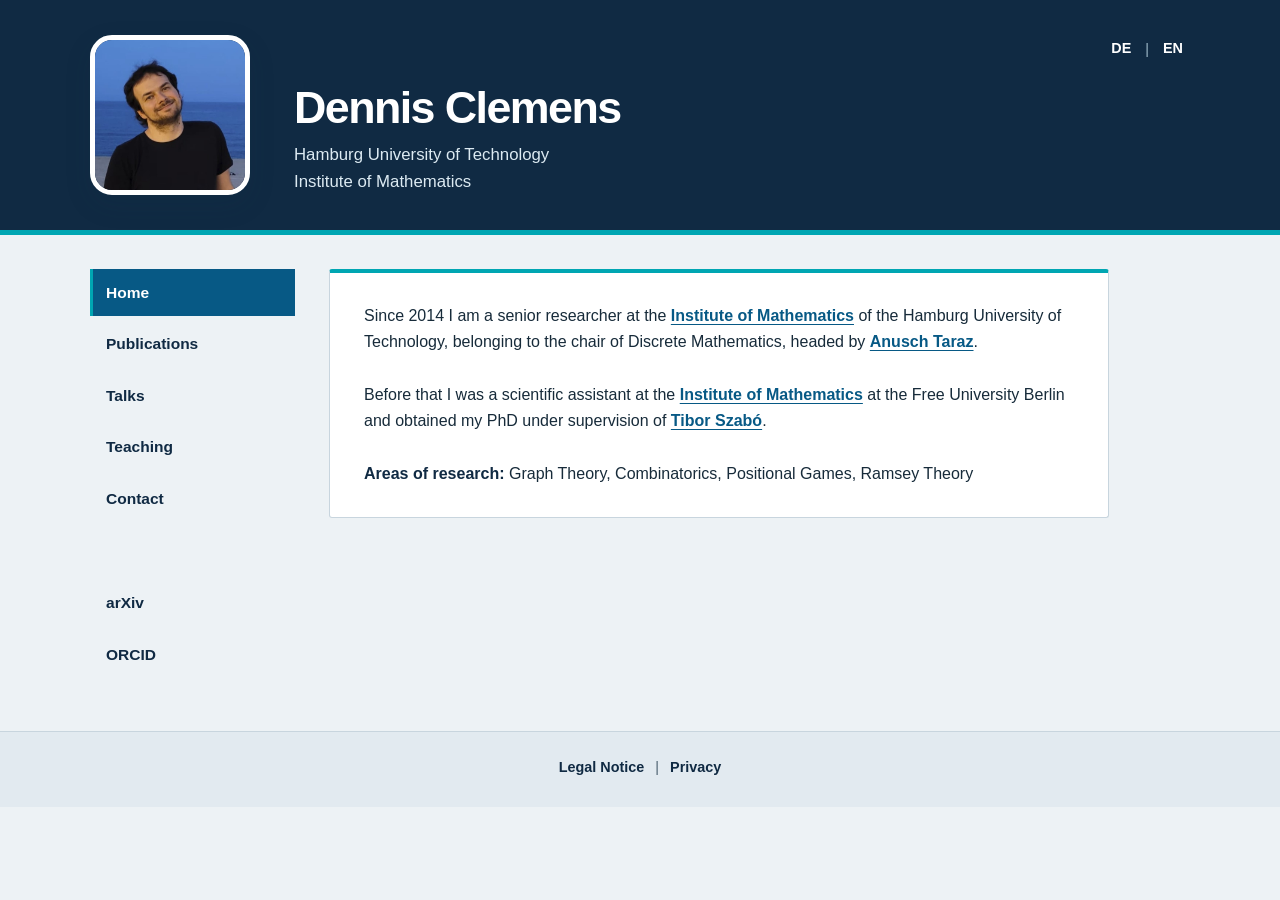
<file: en/index.html>
<!DOCTYPE html>
<html lang="en">

<head>

<meta charset="UTF-8">

<title>Dennis Clemens Home</title>

<meta name="viewport" content="width=device-width, initial-scale=1.0">

<link rel="stylesheet" href="../style.css">

</head>


<body>


<!-- Kopfzeile -->

<header>

<div class="seite kopf">


    <div class="portrait">

        <img src="../bilder/portrait.jpg" alt="Portrait">

    </div>


    <div class="titel">

      
	<div class="sprache">

		<a href="../index.html">DE</a>

		|

		<a href="index.html">EN</a>

	</div>

        <h1>
            Dennis Clemens
        </h1>


        <p class="position">
            Hamburg University of Technology <br>
            Institute of Mathematics
        </p>


    </div>


</div>

</header>




<!-- Hauptbereich -->




<div class="seite hauptbereich">


<aside>


<nav>

<a class="active" href="index.html">
Home
</a>

<a href="publikationen.html">
Publications
</a>


<a href="talks.html">
Talks
</a>


<a href="lehre.html">
Teaching
</a>


<a href="kontakt.html">
Contact
</a>


</nav>

<br><br>


<a href="https://arxiv.org/a/clemens_d_1.html">
arXiv
</a>


<a href="https://orcid.org/0000-0001-5940-6556">
ORCID
</a>



</aside>





<main>

<section id="intro">

<p>
Since 2014 I am a senior researcher at the
<a href="https://www.mat.tuhh.de/">Institute of Mathematics</a> 
of the Hamburg University of Technology,
belonging to the chair of Discrete Mathematics, 
headed by 
<a href="https://www.mat.tuhh.de/home/ataraz/">Anusch Taraz</a>. <br><br>

Before that I was a scientific assistant at the  
<a href="https://www.mi.fu-berlin.de/math/index.html">Institute of Mathematics</a>
at the Free University Berlin 
and obtained my PhD under supervision of
<a href="https://page.mi.fu-berlin.de/szabo/">Tibor Szabó</a>. <br><br>

<strong>Areas of research:</strong> Graph Theory, Combinatorics, Positional Games, Ramsey Theory

 

</p>


</section>



</main>


</div>




<footer>

<div class="seite">

<a href="impressum.html">Legal Notice</a>

|

<a href="datenschutz.html">Privacy</a>

</div>

</footer>


</body>

</html>
</file>
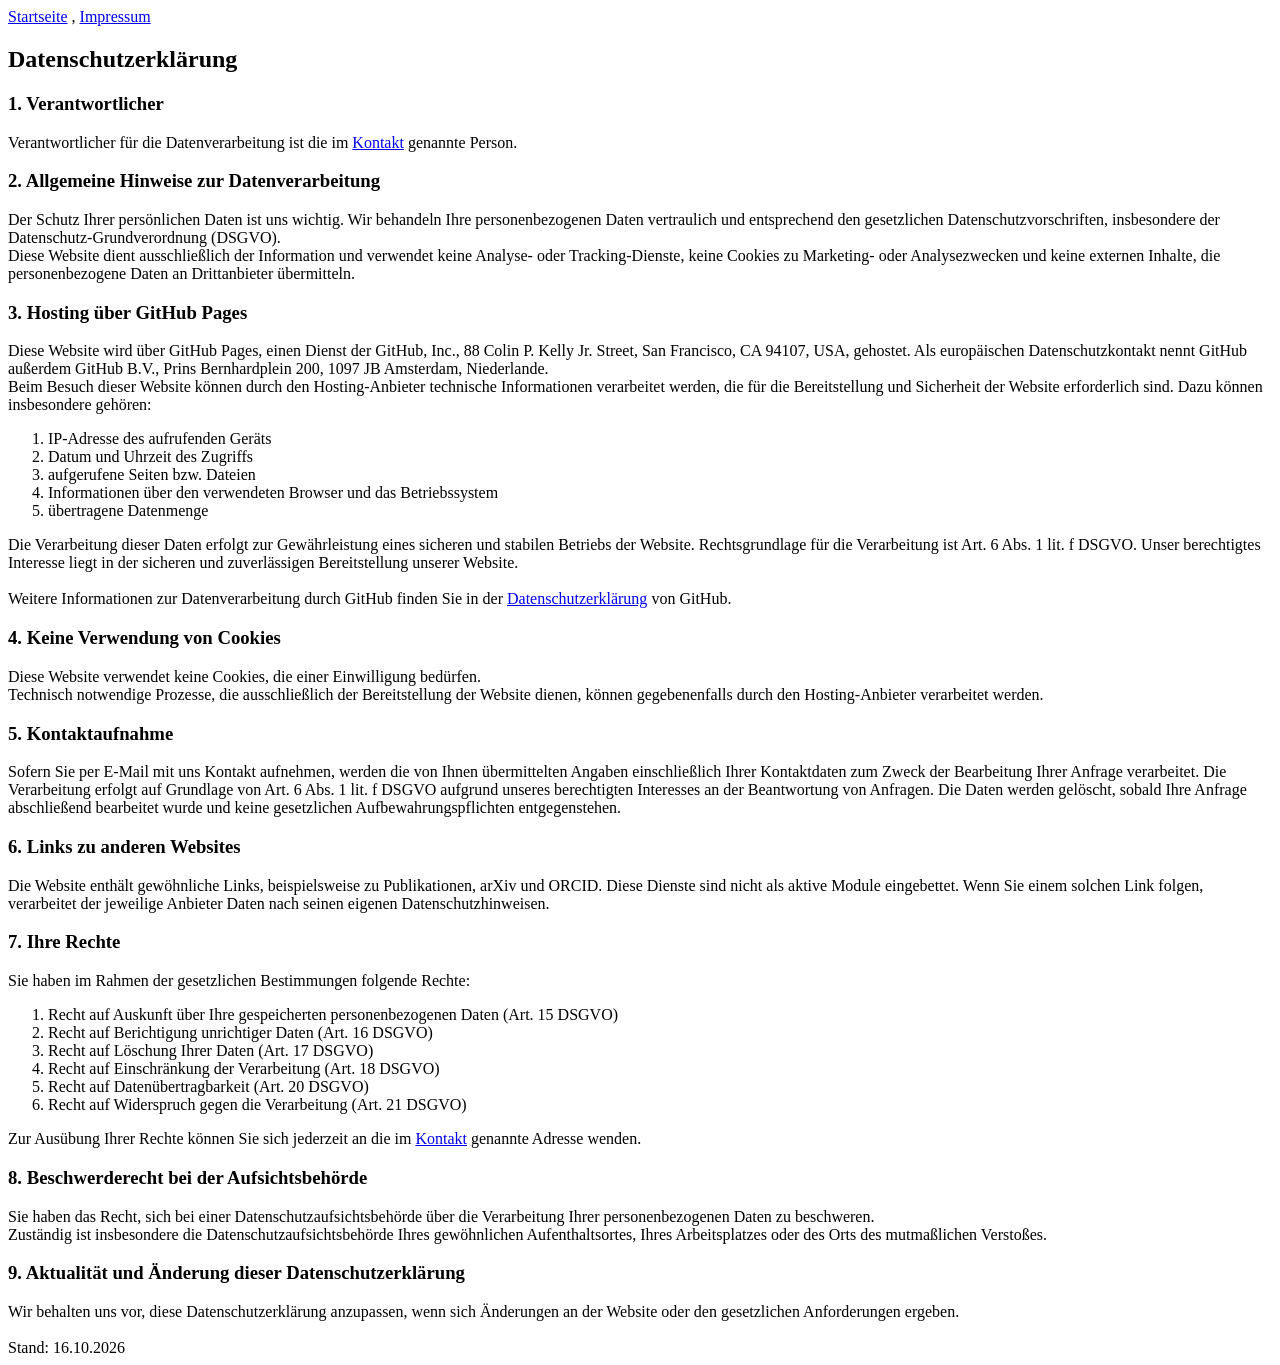
<file: datenschutz.html>
<!DOCTYPE html>
<html lang="de">


<main>

<a href="index.html">Startseite</a> , <a href="impressum.html">Impressum</a>

<h2>Datenschutzerklärung</h2>

<h3>1. Verantwortlicher</h3>

Verantwortlicher für die Datenverarbeitung ist die im 
<a href="kontakt.html">Kontakt</a> genannte Person.<br>

<h3>2. Allgemeine Hinweise zur Datenverarbeitung</h3>

Der Schutz Ihrer persönlichen Daten ist uns wichtig. Wir behandeln Ihre personenbezogenen Daten vertraulich und entsprechend den gesetzlichen Datenschutzvorschriften, insbesondere der Datenschutz-Grundverordnung (DSGVO).<br>

Diese Website dient ausschließlich der Information und verwendet keine Analyse- oder Tracking-Dienste, keine Cookies zu Marketing- oder Analysezwecken und keine externen Inhalte, die personenbezogene Daten an Drittanbieter übermitteln.<br>

<h3>3. Hosting über GitHub Pages</h3>

Diese Website wird über GitHub Pages, einen Dienst der GitHub, Inc., 88 Colin P. Kelly Jr. Street, San Francisco, CA 94107, USA, gehostet. Als europäischen Datenschutzkontakt nennt GitHub außerdem GitHub B.V., Prins Bernhardplein 200, 1097 JB Amsterdam, Niederlande.<br> 

Beim Besuch dieser Website können durch den Hosting-Anbieter technische Informationen verarbeitet werden, die für die Bereitstellung und Sicherheit der Website erforderlich sind. Dazu können insbesondere gehören:<br>

<ol>
	<li> IP-Adresse des aufrufenden Geräts </li>
	<li> Datum und Uhrzeit des Zugriffs </li>
	<li> aufgerufene Seiten bzw. Dateien </li>
	<li> Informationen über den verwendeten Browser und das Betriebssystem </li>
	<li> übertragene Datenmenge </li>
</ol>

Die Verarbeitung dieser Daten erfolgt zur Gewährleistung eines sicheren und stabilen Betriebs der Website. Rechtsgrundlage für die Verarbeitung ist Art. 6 Abs. 1 lit. f DSGVO. Unser berechtigtes Interesse liegt in der sicheren und zuverlässigen Bereitstellung unserer Website.<br><br>

Weitere Informationen zur Datenverarbeitung durch GitHub finden Sie in der 
<a href="https://docs.github.com/de/site-policy/privacy-policies/github-privacy-statement">Datenschutzerklärung</a>
von GitHub.<br>

<h3>4. Keine Verwendung von Cookies</h3>

Diese Website verwendet keine Cookies, die einer Einwilligung bedürfen.<br>

Technisch notwendige Prozesse, die ausschließlich der Bereitstellung der Website dienen, können gegebenenfalls durch den Hosting-Anbieter verarbeitet werden.<br>

<h3>5. Kontaktaufnahme</h3>

Sofern Sie per E-Mail mit uns Kontakt aufnehmen, werden die von Ihnen übermittelten Angaben einschließlich Ihrer Kontaktdaten zum Zweck der Bearbeitung Ihrer Anfrage verarbeitet. Die Verarbeitung erfolgt auf Grundlage von Art. 6 Abs. 1 lit. f DSGVO aufgrund unseres berechtigten Interesses an der Beantwortung von Anfragen.
Die Daten werden gelöscht, sobald Ihre Anfrage abschließend bearbeitet wurde und keine gesetzlichen Aufbewahrungspflichten entgegenstehen.<br>

<h3>6. Links zu anderen Websites</h3>

Die Website enthält gewöhnliche Links, beispielsweise zu Publikationen, arXiv und ORCID. Diese Dienste sind nicht als aktive Module eingebettet. Wenn Sie einem solchen Link folgen, verarbeitet der jeweilige Anbieter Daten nach seinen eigenen Datenschutzhinweisen.

<h3>7. Ihre Rechte</h3>

Sie haben im Rahmen der gesetzlichen Bestimmungen folgende Rechte:<br>

<ol>
	<li> Recht auf Auskunft über Ihre gespeicherten personenbezogenen Daten (Art. 15 DSGVO) </li>
	<li> Recht auf Berichtigung unrichtiger Daten (Art. 16 DSGVO) </li>
	<li> Recht auf Löschung Ihrer Daten (Art. 17 DSGVO) </li>
	<li> Recht auf Einschränkung der Verarbeitung (Art. 18 DSGVO) </li>
	<li> Recht auf Datenübertragbarkeit (Art. 20 DSGVO) </li>
	<li> Recht auf Widerspruch gegen die Verarbeitung (Art. 21 DSGVO) </li>
</ol>

Zur Ausübung Ihrer Rechte können Sie sich jederzeit an die im
<a href="kontakt.html">Kontakt</a> genannte Adresse wenden.<br>

<h3>8. Beschwerderecht bei der Aufsichtsbehörde</h3>

Sie haben das Recht, sich bei einer Datenschutzaufsichtsbehörde über die Verarbeitung Ihrer personenbezogenen Daten zu beschweren.<br>

Zuständig ist insbesondere die Datenschutzaufsichtsbehörde Ihres gewöhnlichen Aufenthaltsortes, Ihres Arbeitsplatzes oder des Orts des mutmaßlichen Verstoßes.<br>

<h3>9. Aktualität und Änderung dieser Datenschutzerklärung</h3>

Wir behalten uns vor, diese Datenschutzerklärung anzupassen, wenn sich Änderungen an der Website oder den gesetzlichen Anforderungen ergeben.<br><br>

Stand: 16.10.2026






</main>

</html>
</file>
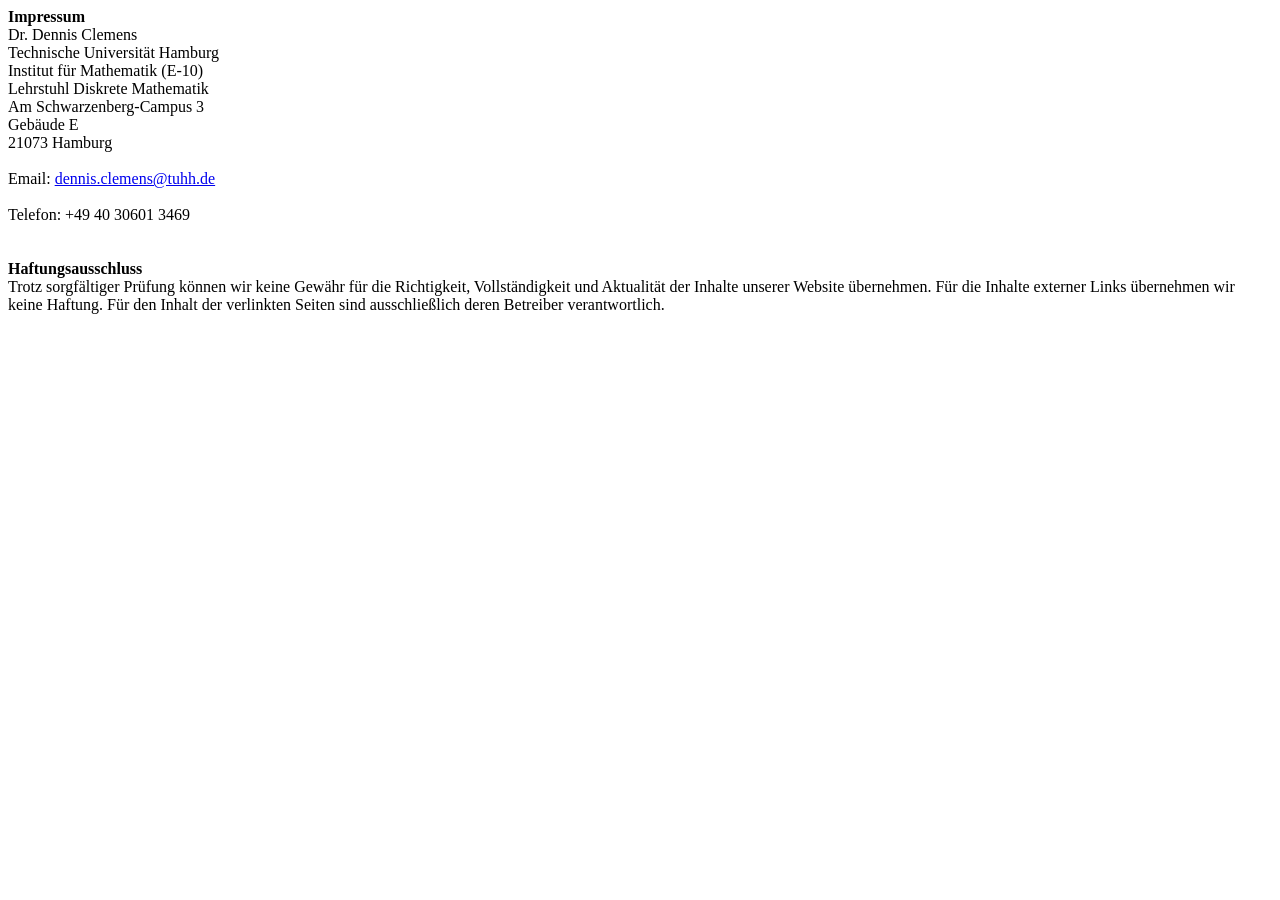
<file: impressum.html>
<!DOCTYPE html>
<html lang="de">


<main>


<strong>Impressum</strong><br>
Dr. Dennis Clemens <br>
Technische Universität Hamburg <br>
Institut für Mathematik (E-10) <br>
Lehrstuhl Diskrete Mathematik <br>
Am Schwarzenberg-Campus 3 <br>
Gebäude E <br>
21073 Hamburg <br><br>

Email: <a id="email"></a>

<script>
const user = "dennis.clemens";
const domain = "tuhh.de";

const link = document.getElementById("email");
link.href = "mailto:" + user + "@" + domain;
link.textContent = user + "@" + domain;
</script>

<br><br>

Telefon: +49 40 30601 3469

<br><br><br>

<strong>Haftungsausschluss</strong><br>
Trotz sorgfältiger Prüfung können wir keine Gewähr für die Richtigkeit, Vollständigkeit und Aktualität der Inhalte unserer Website übernehmen.
Für die Inhalte externer Links übernehmen wir keine Haftung. Für den Inhalt der verlinkten Seiten sind ausschließlich deren Betreiber verantwortlich.

</main>

</html>
</file>
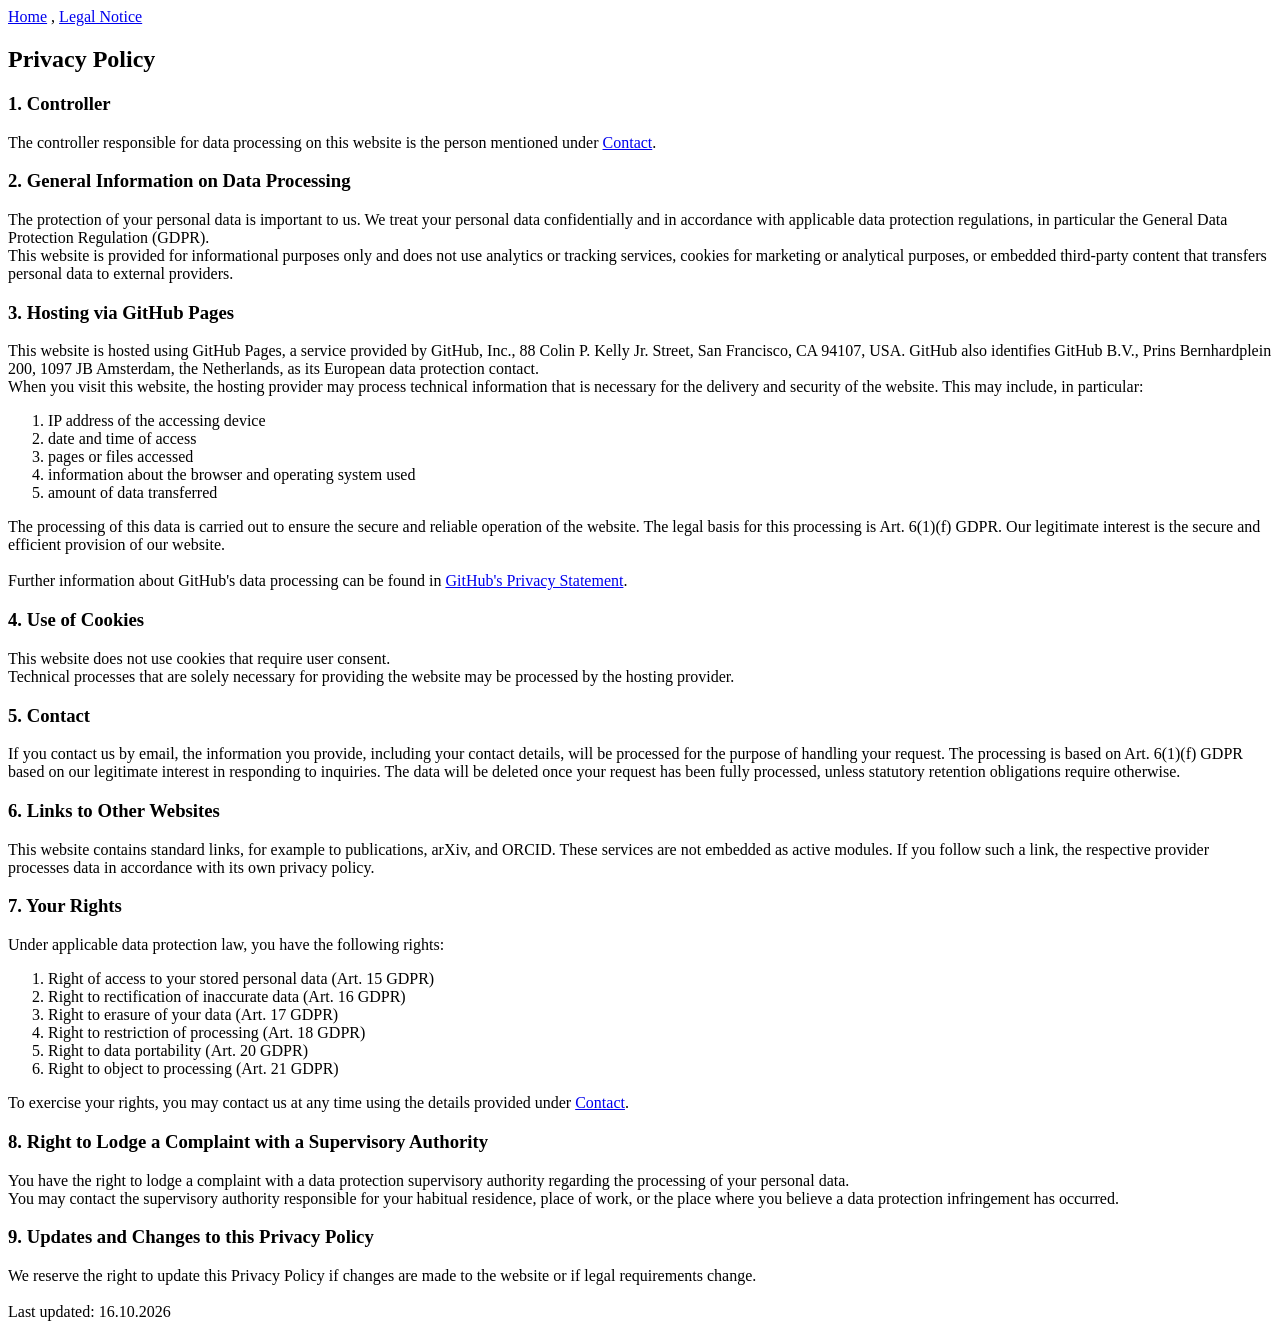
<file: en/datenschutz.html>
<!DOCTYPE html>
<html lang="en">

<a href="index.html">Home</a> , <a href="impressum.html">Legal Notice</a>

<main>

<h2>Privacy Policy</h2>

<h3>1. Controller</h3>

The controller responsible for data processing on this website is the
person mentioned under <a href="kontakt.html">Contact</a>.<br>

<h3>2. General Information on Data Processing</h3>

The protection of your personal data is important to us. We treat your personal data confidentially and in accordance with applicable data protection regulations, in particular the General Data Protection Regulation (GDPR). <br>

This website is provided for informational purposes only and does not use analytics or tracking services, cookies for marketing or analytical purposes, or embedded third-party content that transfers personal data to external providers.<br>

<h3>3. Hosting via GitHub Pages</h3>

This website is hosted using GitHub Pages, a service provided by GitHub, Inc., 88 Colin P. Kelly Jr. Street, San Francisco, CA 94107, USA. GitHub also identifies GitHub B.V., Prins Bernhardplein 200, 1097 JB Amsterdam, the Netherlands, as its European data protection contact.<br>

When you visit this website, the hosting provider may process technical information that is necessary for the delivery and security of the website. This may include, in particular:<br>


<ol>
	<li> IP address of the accessing device </li>
	<li> date and time of access </li>
	<li> pages or files accessed </li>
	<li> information about the browser and operating system used </li>
	<li> amount of data transferred </li>
</ol>

The processing of this data is carried out to ensure the secure and reliable operation of the website. The legal basis for this processing is Art. 6(1)(f) GDPR. Our legitimate interest is the secure and efficient provision of our website.<br><br>

Further information about GitHub's data processing can be found in 
<a href="https://docs.github.com/de/site-policy/privacy-policies/github-privacy-statement">GitHub's Privacy Statement</a>.<br>

<h3>4. Use of Cookies</h3>

This website does not use cookies that require user consent.<br>

Technical processes that are solely necessary for providing the website may be processed by the hosting provider.<br>

<h3>5. Contact</h3>

If you contact us by email, the information you provide, including your contact details, will be processed for the purpose of handling your request.
The processing is based on Art. 6(1)(f) GDPR based on our legitimate interest in responding to inquiries.
The data will be deleted once your request has been fully processed, unless statutory retention obligations require otherwise.<br>

<h3>6. Links to Other Websites</h3>

This website contains standard links, for example to publications, arXiv, and ORCID. These services are not embedded as active modules. If you follow such a link, the respective provider processes data in accordance with its own privacy policy.

<h3>7. Your Rights</h3>

Under applicable data protection law, you have the following rights:<br>

<ol>
	<li> Right of access to your stored personal data (Art. 15 GDPR) </li>
	<li> Right to rectification of inaccurate data (Art. 16 GDPR) </li>
	<li> Right to erasure of your data (Art. 17 GDPR) </li>
	<li> Right to restriction of processing (Art. 18 GDPR) </li>
	<li> Right to data portability (Art. 20 GDPR) </li>
	<li> Right to object to processing (Art. 21 GDPR) </li>
</ol>

To exercise your rights, you may contact us at any time using the details provided under <a href="kontakt.html">Contact</a>.<br>

<h3>8. Right to Lodge a Complaint with a Supervisory Authority</h3>

You have the right to lodge a complaint with a data protection supervisory authority regarding the processing of your personal data.<br>

You may contact the supervisory authority responsible for your habitual residence, place of work, or the place where you believe a data protection infringement has occurred.<br>

<h3>9. Updates and Changes to this Privacy Policy</h3>

We reserve the right to update this Privacy Policy if changes are made to the website or if legal requirements change.<br><br>

Last updated: 16.10.2026






</main>

</html>
</file>
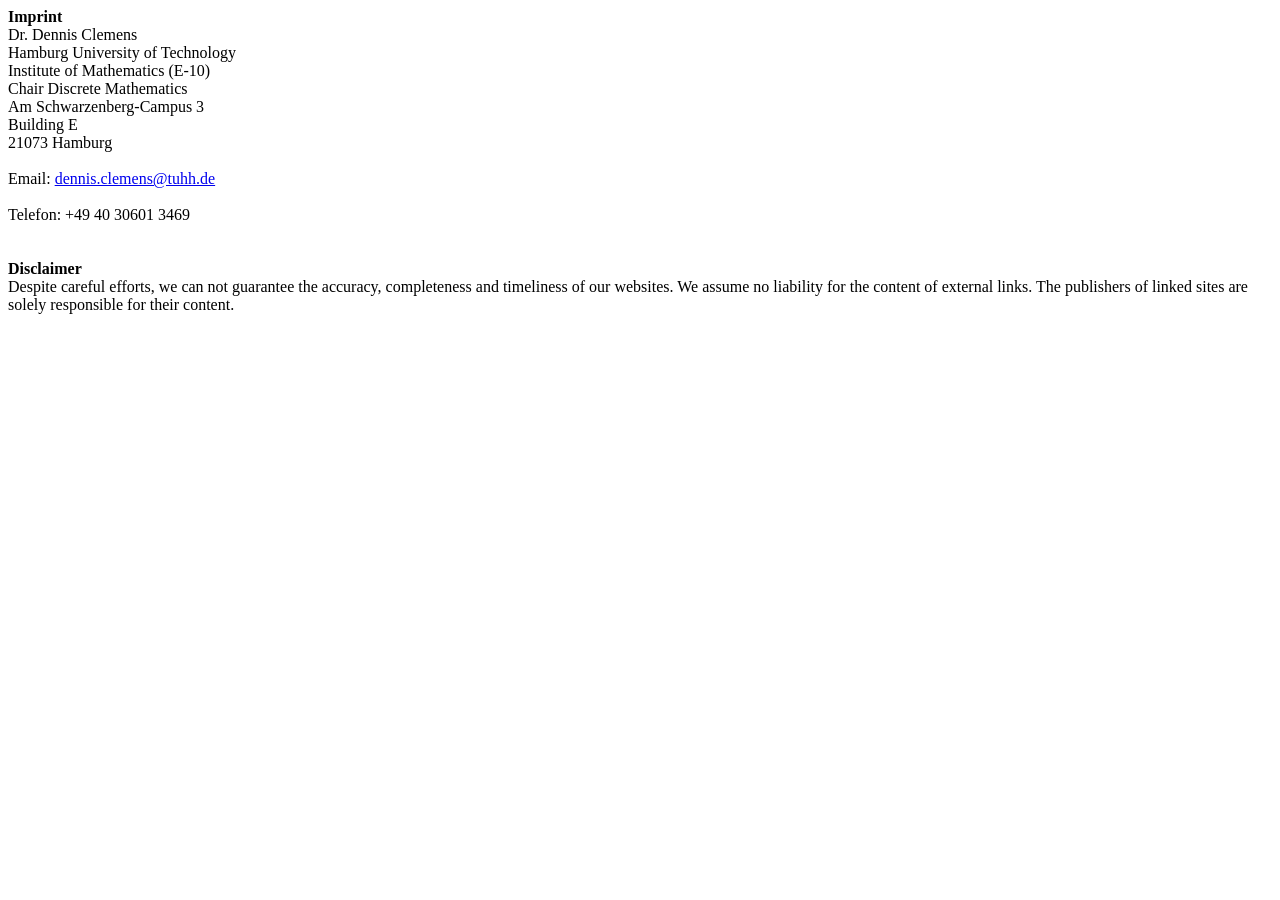
<file: en/impressum.html>
<!DOCTYPE html>
<html lang="en">



<main>


<strong>Imprint</strong><br>
Dr. Dennis Clemens <br>
Hamburg University of Technology <br>
Institute of Mathematics (E-10) <br>
Chair Discrete Mathematics <br>
Am Schwarzenberg-Campus 3 <br>
Building E <br>
21073 Hamburg <br><br>

Email: <a id="email"></a>

<script>
const user = "dennis.clemens";
const domain = "tuhh.de";

const link = document.getElementById("email");
link.href = "mailto:" + user + "@" + domain;
link.textContent = user + "@" + domain;
</script>

<br><br>

Telefon: +49 40 30601 3469

<br><br><br>

<strong>Disclaimer</strong><br>
Despite careful efforts, we can not guarantee the accuracy, completeness and timeliness of our websites. 
We assume no liability for the content of external links. The publishers of linked sites are solely responsible for their content. 


</main>

</html>
</file>
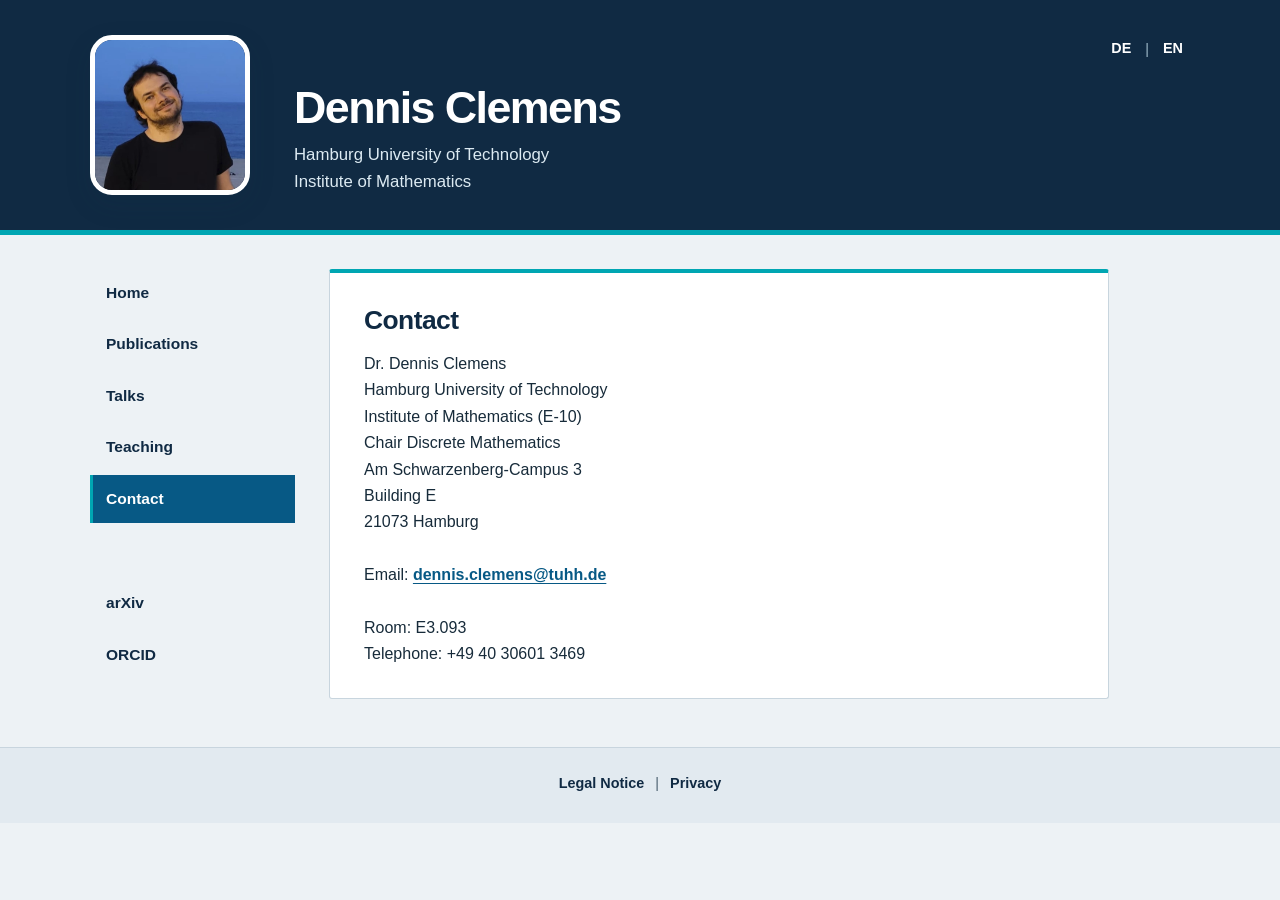
<file: en/kontakt.html>
<!DOCTYPE html>
<html lang="en">

<head>

<meta charset="UTF-8">

<title>Dennis Clemens Contact</title>

<meta name="viewport" content="width=device-width, initial-scale=1.0">

<link rel="stylesheet" href="../style.css">

</head>


<body>


<!-- Kopfzeile -->

<header>

<div class="seite kopf">


    <div class="portrait">

        <img src="../bilder/portrait.jpg" alt="Portrait">

    </div>


    <div class="titel">

      
	<div class="sprache">

		<a href="../kontakt.html">DE</a>

		|

		<a href="kontakt.html">EN</a>

	</div>

        <h1>
            Dennis Clemens
        </h1>


        <p class="position">
            Hamburg University of Technology <br>
            Institute of Mathematics
        </p>


    </div>


</div>

</header>




<!-- Hauptbereich -->




<div class="seite hauptbereich">


<aside>


<nav>

<a href="index.html">
Home
</a>

<a href="publikationen.html">
Publications
</a>


<a href="talks.html">
Talks
</a>


<a href="lehre.html">
Teaching
</a>


<a class="active" href="kontakt.html">
Contact
</a>


</nav>

<br><br>


<a href="https://arxiv.org/a/clemens_d_1.html">
arXiv
</a>


<a href="https://orcid.org/0000-0001-5940-6556">
ORCID
</a>



</aside>



<main>

<h2>Contact</h2>

Dr. Dennis Clemens <br>
Hamburg University of Technology <br>
Institute of Mathematics (E-10) <br>
Chair Discrete Mathematics <br>
Am Schwarzenberg-Campus 3 <br>
Building E <br>
21073 Hamburg <br><br>

Email: <a id="email"></a>

<script>
const user = "dennis.clemens";
const domain = "tuhh.de";

const link = document.getElementById("email");
link.href = "mailto:" + user + "@" + domain;
link.textContent = user + "@" + domain;
</script>

<br><br>

Room: E3.093 <br>
Telephone: +49 40 30601 3469 


</main>






</div>




<footer>

<div class="seite">

<a href="impressum.html">Legal Notice</a>

|

<a href="datenschutz.html">Privacy</a>

</div>

</footer>


</body>

</html>
</file>
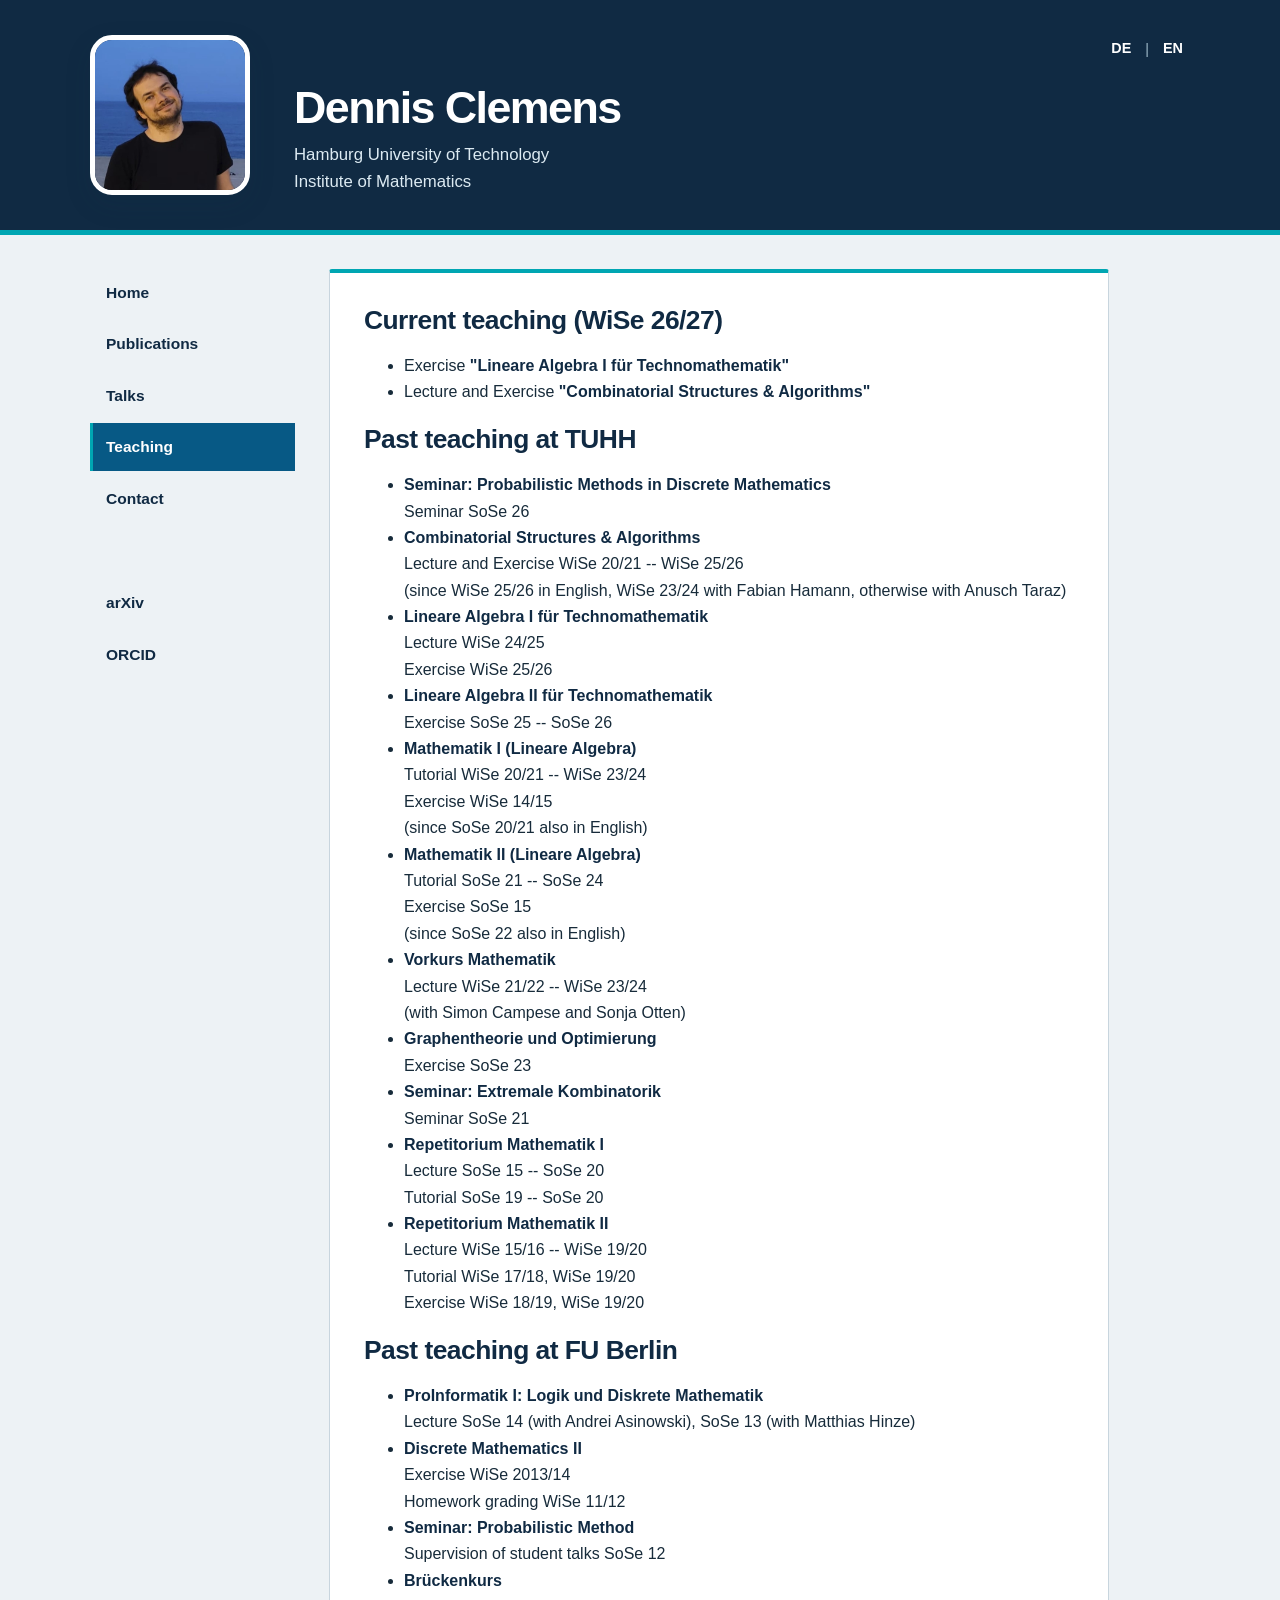
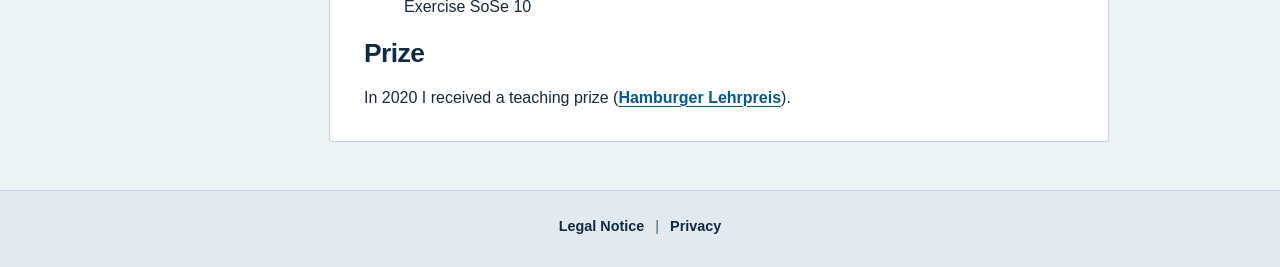
<file: en/lehre.html>
<!DOCTYPE html>
<html lang="en">

<head>

<meta charset="UTF-8">

<title>Dennis Clemens Teaching</title>

<meta name="viewport" content="width=device-width, initial-scale=1.0">

<link rel="stylesheet" href="../style.css">

</head>


<body>


<!-- Kopfzeile -->

<header>

<div class="seite kopf">


    <div class="portrait">

        <img src="../bilder/portrait.jpg" alt="Portrait">

    </div>


    <div class="titel">

      
	<div class="sprache">

		<a href="../lehre.html">DE</a>

		|

		<a href="lehre.html">EN</a>

	</div>

        <h1>
            Dennis Clemens
        </h1>


        <p class="position">
            Hamburg University of Technology <br>
            Institute of Mathematics
        </p>


    </div>


</div>

</header>




<!-- Hauptbereich -->




<div class="seite hauptbereich">


<aside>


<nav>

<a href="index.html">
Home
</a>

<a href="publikationen.html">
Publications
</a>


<a href="talks.html">
Talks
</a>


<a class="active" href="lehre.html">
Teaching
</a>


<a href="kontakt.html">
Contact
</a>


</nav>

<br><br>


<a href="https://arxiv.org/a/clemens_d_1.html">
arXiv
</a>


<a href="https://orcid.org/0000-0001-5940-6556">
ORCID
</a>



</aside>



<main>


<section id="teaching">

<h2>Current teaching (WiSe 26/27)</h2>

<ul>
    <li>
    Exercise <strong>"Lineare Algebra I für Technomathematik"</strong> 
    </li>

    <li>
    Lecture and Exercise <strong>"Combinatorial Structures & Algorithms"</strong> 
    </li>
</ul>

<h2>Past teaching at TUHH</h2>

<ul>
	<li>
     	<strong>Seminar: Probabilistic Methods in Discrete Mathematics</strong><br>
	Seminar SoSe 26 
    </li>
	
    <li>
    	<strong>Combinatorial Structures & Algorithms</strong><br>
	Lecture and Exercise WiSe 20/21 -- WiSe 25/26 <br>
	(since WiSe 25/26 in English, WiSe 23/24 with Fabian Hamann, otherwise with Anusch Taraz) 
    </li>

    <li>
    	<strong>Lineare Algebra I für Technomathematik</strong><br>
	Lecture WiSe 24/25 <br>
	Exercise WiSe 25/26 
    </li>

    <li>
     	<strong>Lineare Algebra II für Technomathematik</strong><br> 
	Exercise SoSe 25 -- SoSe 26 
    </li>

    <li>
     	<strong>Mathematik I (Lineare Algebra)</strong><br> 
	Tutorial WiSe 20/21 -- WiSe 23/24 <br>
	Exercise WiSe 14/15 <br>
	(since SoSe 20/21 also in English)
    </li>

    <li>
    	<strong>Mathematik II (Lineare Algebra)</strong><br>
	Tutorial SoSe 21 -- SoSe 24 <br>
	Exercise SoSe 15 <br>
	(since SoSe 22 also in English)
    </li>

    <li>
    	<strong>Vorkurs Mathematik</strong><br> 
	Lecture WiSe 21/22 -- WiSe 23/24 <br>
	(with Simon Campese and Sonja Otten)
    </li>

    <li>
    	<strong>Graphentheorie und Optimierung</strong><br> 
	Exercise SoSe 23 
    </li>


    <li>
    	<strong>Seminar: Extremale Kombinatorik</strong><br> 
	Seminar SoSe 21 
    </li>

    <li>
     	<strong>Repetitorium Mathematik I</strong><br> 
	Lecture SoSe 15 -- SoSe 20<br> 
	Tutorial SoSe 19 -- SoSe 20<br>
    </li>

    <li>
    	<strong>Repetitorium Mathematik II</strong><br> 
	Lecture WiSe 15/16 -- WiSe 19/20<br>
	Tutorial WiSe 17/18, WiSe 19/20<br> 
	Exercise WiSe 18/19, WiSe 19/20
    </li>
</ul>

<h2>Past teaching at FU Berlin</h2>    

<ul>
    <li>
    	<strong>ProInformatik I: Logik und Diskrete Mathematik</strong><br>
    	Lecture SoSe 14 (with Andrei Asinowski), SoSe 13 (with Matthias Hinze) 
    </li>

    <li>
    	<strong>Discrete Mathematics II</strong><br> 
	Exercise WiSe 2013/14<br> 
	Homework grading WiSe 11/12
    </li>

    <li>
    	<strong>Seminar: Probabilistic Method</strong><br> 
	Supervision of student talks SoSe 12
    </li>

    <li>
    	<strong>Brückenkurs</strong><br> 
	Exercise SoSe 10 
    </li>

</ul>



<h2>Prize</h2>

In 2020 I received a teaching prize 
(<a href="https://intranet.tuhh.de/presse/pressemitteilung_einzeln.php?id=13450&Lang=en">Hamburger Lehrpreis</a>).



</section>



</main>






</div>




<footer>

<div class="seite">

<a href="impressum.html">Legal Notice</a>

|

<a href="datenschutz.html">Privacy</a>

</div>

</footer>


</body>

</html>
</file>
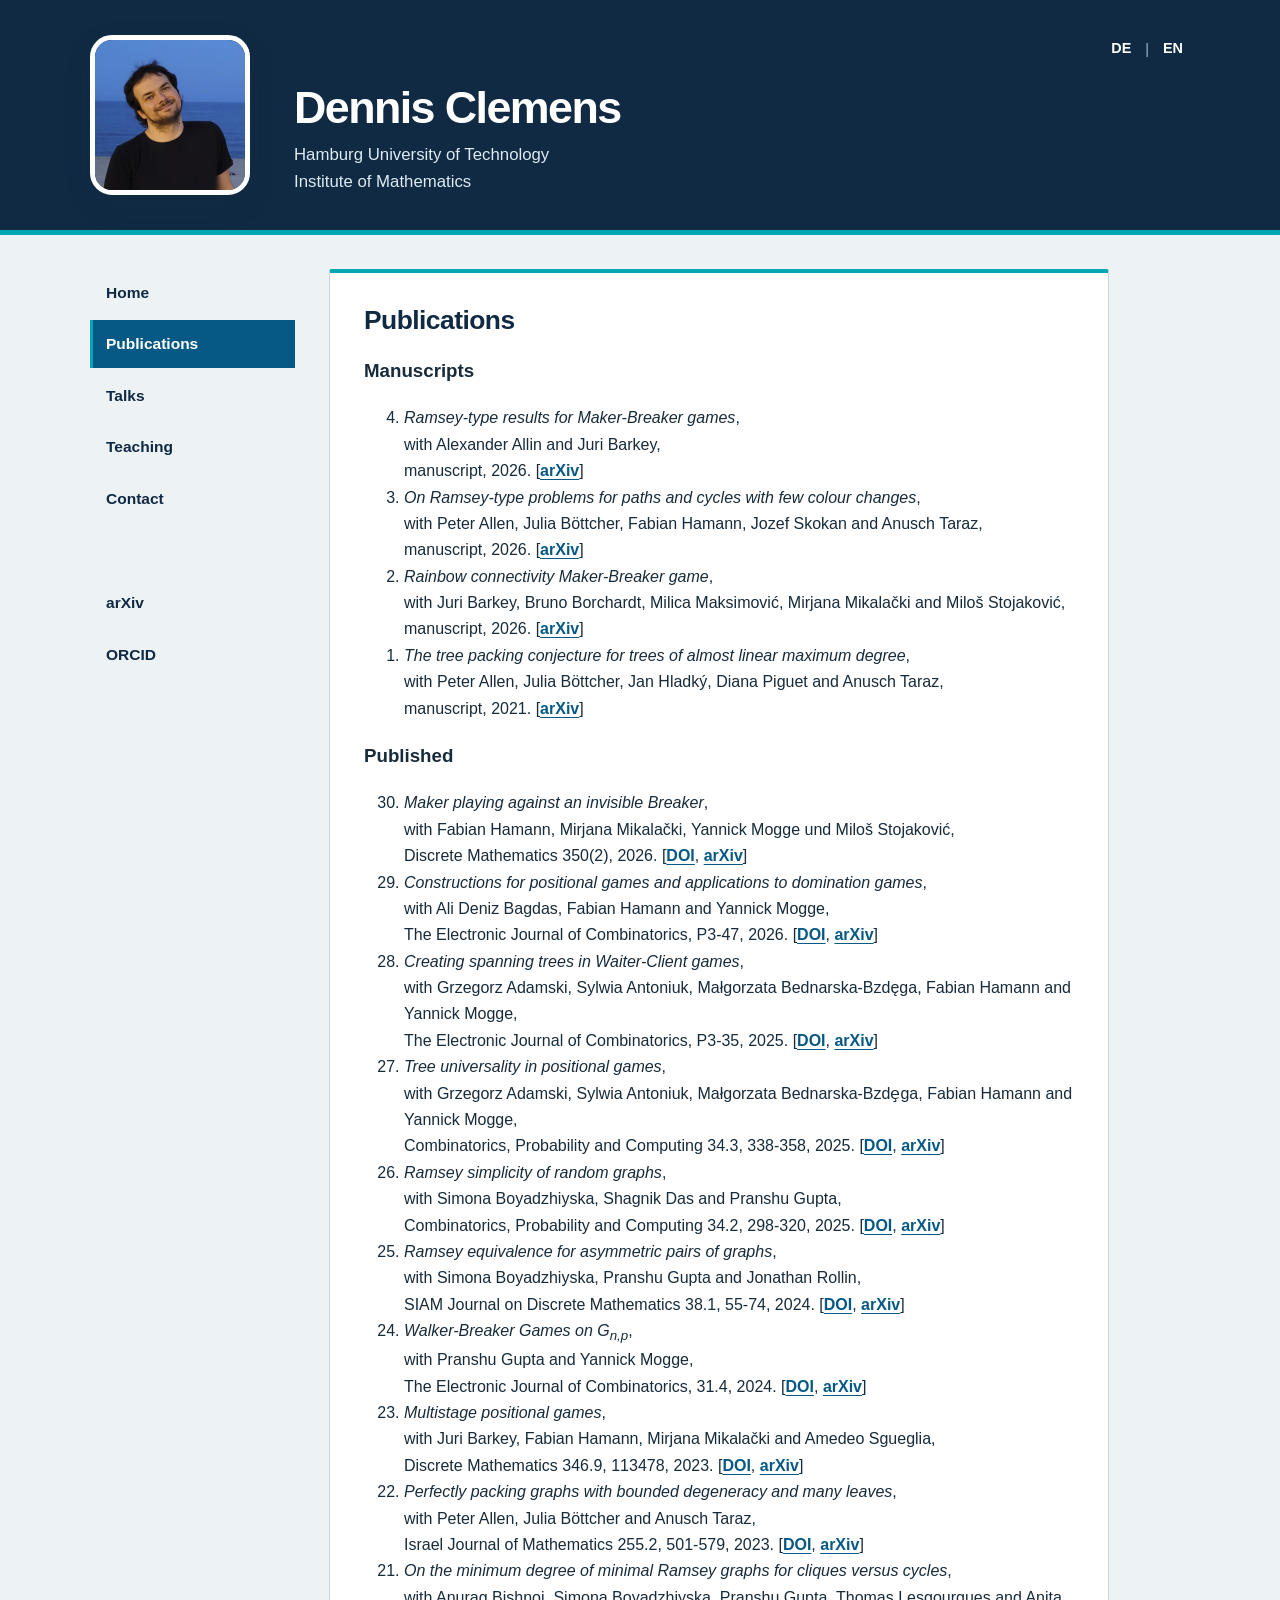
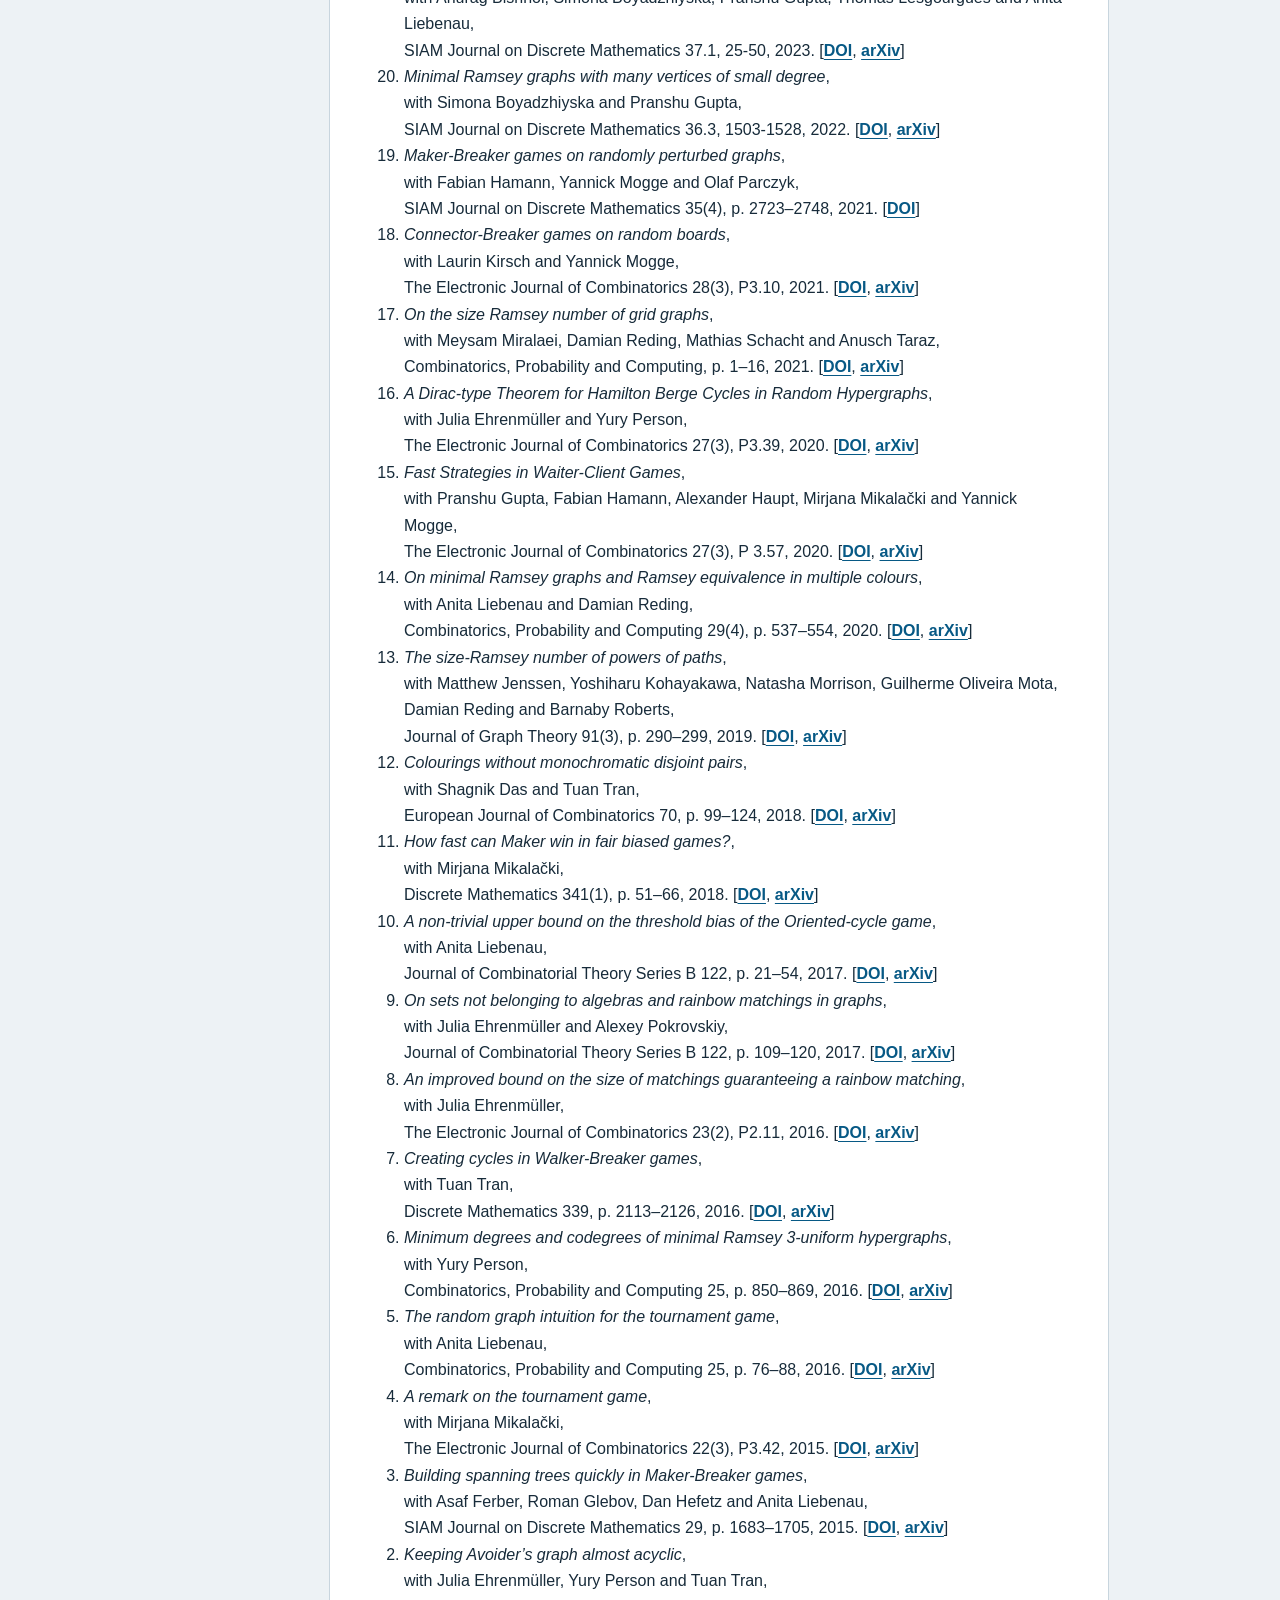
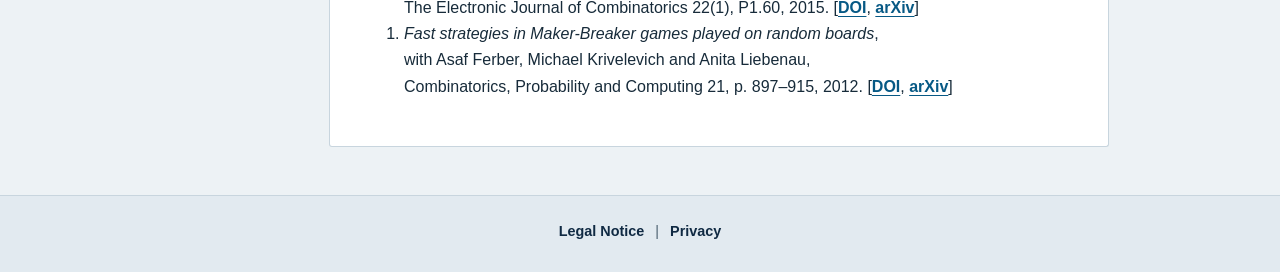
<file: en/publikationen.html>
<!DOCTYPE html>
<html lang="en">

<head>

<meta charset="UTF-8">

<title>Dennis Clemens Publications</title>

<meta name="viewport" content="width=device-width, initial-scale=1.0">

<link rel="stylesheet" href="../style.css">

</head>


<body>


<!-- Kopfzeile -->

<header>

<div class="seite kopf">


    <div class="portrait">

        <img src="../bilder/portrait.jpg" alt="Portrait">

    </div>


    <div class="titel">

      
	<div class="sprache">

		<a href="../publikationen.html">DE</a>

		|

		<a href="publikationen.html">EN</a>

	</div>

        <h1>
            Dennis Clemens
        </h1>


        <p class="position">
            Hamburg University of Technology <br>
            Institute of Mathematics
        </p>


    </div>


</div>

</header>




<!-- Hauptbereich -->




<div class="seite hauptbereich">


<aside>


<nav>

<a href="index.html">
Home
</a>

<a class="active" href="publikationen.html">
Publications
</a>


<a href="talks.html">
Talks
</a>


<a href="lehre.html">
Teaching
</a>


<a href="kontakt.html">
Contact
</a>



</nav>

<br><br>


<a href="https://arxiv.org/a/clemens_d_1.html">
arXiv
</a>


<a href="https://orcid.org/0000-0001-5940-6556">
ORCID
</a>



</aside>



<main>


<section id="publikationen">

<h2>Publications</h2>




<h3>Manuscripts</h3>

<ol reversed>
    <li>
  	<em>Ramsey-type results for Maker-Breaker games</em>, <br>
	with Alexander Allin and Juri Barkey, <br>
	manuscript, 2026. 
	[<a href="https://arxiv.org/abs/2609.02588">arXiv</a>]
    </li>

    <li>
  	<em>On Ramsey-type problems for paths and cycles with few colour changes</em>, <br>
	with Peter Allen, Julia Böttcher, Fabian Hamann, Jozef Skokan and Anusch Taraz, <br>
	manuscript, 2026. 
	[<a href="https://arxiv.org/abs/2607.03243">arXiv</a>]
    </li>

    <li>
	<em> Rainbow connectivity Maker-Breaker game</em>, <br>
	with Juri Barkey, Bruno Borchardt, Milica Maksimović, Mirjana Mikalački and Miloš Stojaković, <br>
	manuscript, 2026.
	[<a href="https://arxiv.org/abs/2603.09770">arXiv</a>]
    </li>

    <li>
	<em>The tree packing conjecture for trees of almost linear maximum degree</em>, <br>
	with Peter Allen, Julia Böttcher, Jan Hladký, Diana Piguet and Anusch Taraz, <br>
	manuscript, 2021. 
	[<a href="https://arxiv.org/abs/2106.11720">arXiv</a>]
    </li>
</ol>


<h3>Published</h3>

<ol reversed>
	<li>
	<em>Maker playing against an invisible Breaker</em>, <br>
	with Fabian Hamann, Mirjana Mikalački, Yannick Mogge und Miloš Stojaković, <br>
	Discrete Mathematics 350(2), 2026.
	[<a href="https://doi.org/10.1016/j.disc.2026.115503">DOI</a>,
	<a href="https://arxiv.org/abs/2507.22519">arXiv</a>]
    </li>
	
    <li>
	<em>Constructions for positional games and applications to domination games</em>, <br>
	with Ali Deniz Bagdas, Fabian Hamann and Yannick Mogge, <br>
	The Electronic Journal of Combinatorics, P3-47, 2026.
	[<a href="https://doi.org/10.37236/14590">DOI</a>,
	<a href="https://arxiv.org/abs/2509.05089">arXiv</a>]
    </li>

    <li>
	<em>Creating spanning trees in Waiter-Client games</em>,<br>
        with Grzegorz Adamski, Sylwia Antoniuk, Małgorzata Bednarska-Bzdęga, Fabian Hamann and Yannick Mogge,<br>
	The Electronic Journal of Combinatorics, P3-35, 2025.
	[<a href="https://doi.org/10.37236/12957">DOI</a>,
	<a href="https://arxiv.org/abs/2403.18534">arXiv</a>]
    </li>

    <li>
	<em>Tree universality in positional games</em>,<br>
        with Grzegorz Adamski, Sylwia Antoniuk, Małgorzata Bednarska-Bzdȩga, Fabian Hamann and Yannick Mogge,<br>
	Combinatorics, Probability and Computing 34.3, 338-358, 2025.
	[<a href="https://doi.org/10.1017/S0963548324000397">DOI</a>,
	<a href="https://arxiv.org/abs/2312.00503">arXiv</a>]
    </li>

    <li>
	<em>Ramsey simplicity of random graphs</em>,<br>
        with Simona Boyadzhiyska, Shagnik Das and Pranshu Gupta,<br>
	Combinatorics, Probability and Computing 34.2, 298-320, 2025.
	[<a href="https://doi.org/10.1017/S0963548324000385">DOI</a>,
	<a href="https://arxiv.org/abs/2109.04140">arXiv</a>]
    </li>

    <li>
        <em>Ramsey equivalence for asymmetric pairs of graphs</em>,<br>
	with Simona Boyadzhiyska, Pranshu Gupta and Jonathan Rollin,<br>
	SIAM Journal on Discrete Mathematics 38.1, 55-74, 2024.
	[<a href="https://doi.org/10.1137/23M1558239">DOI</a>,
	<a href="https://arxiv.org/abs/2206.03898">arXiv</a>]
    </li>

    <li>
        <em>Walker-Breaker Games on G<sub>n,p</sub></em>,<br>
	with Pranshu Gupta and Yannick Mogge,<br>
	The Electronic Journal of Combinatorics, 31.4, 2024.
	[<a href="https://doi.org/10.37236/11866">DOI</a>,
	<a href="https://arxiv.org/abs/2208.09250">arXiv</a>]
    </li>

    <li>
        <em>Multistage positional games</em>,<br>
	with Juri Barkey, Fabian Hamann, Mirjana Mikalački and Amedeo Sgueglia,<br>
	Discrete Mathematics 346.9, 113478, 2023.
	[<a href="https://doi.org/10.1016/j.disc.2023.113478">DOI</a>,
	<a href="https://arxiv.org/abs/2202.04344">arXiv</a>]
    </li>

    <li>
	<em>Perfectly packing graphs with bounded degeneracy and many leaves</em>,<br>
	with Peter Allen, Julia Böttcher and Anusch Taraz,<br>
	Israel Journal of Mathematics 255.2, 501-579, 2023.
	[<a href="https://doi.org/10.1007/s11856-022-2447-7">DOI</a>,
	<a href="https://arxiv.org/abs/1906.11558">arXiv</a>]
    </li>

    <li>
	<em>On the minimum degree of minimal Ramsey graphs for cliques versus cycles</em>,<br>
	with Anurag Bishnoi, Simona Boyadzhiyska, Pranshu Gupta, Thomas Lesgourgues and Anita Liebenau,<br>
	SIAM Journal on Discrete Mathematics 37.1, 25-50, 2023.
	[<a href="https://doi.org/10.1137/21M1444953">DOI</a>,
	<a href="https://arxiv.org/abs/2109.02877">arXiv</a>]
    </li>

    <li>
        <em>Minimal Ramsey graphs with many vertices of small degree</em>,<br>
	with Simona Boyadzhiyska and Pranshu Gupta,<br>
	SIAM Journal on Discrete Mathematics 36.3, 1503-1528, 2022.
	[<a href="https://doi.org/10.1137/21M1393273">DOI</a>,
	<a href="https://arxiv.org/abs/2009.04159">arXiv</a>]
    </li>

    <li>
        <em>Maker-Breaker games on randomly perturbed graphs</em>,<br>
	with Fabian Hamann, Yannick Mogge and Olaf Parczyk,<br>
	SIAM Journal on Discrete Mathematics 35(4), p. 2723–2748, 2021.
	[<a href="https://doi.org/10.1137/20M1385044">DOI</a>]
    </li>

    <li>
	<em>Connector-Breaker games on random boards</em>,<br>
	with Laurin Kirsch and Yannick Mogge,<br>
	The Electronic Journal of Combinatorics 28(3), P3.10, 2021.
	[<a href="https://doi.org/10.37236/9381">DOI</a>,
	<a href="https://arxiv.org/abs/1911.01724">arXiv</a>]
    </li>

    <li>
        <em>On the size Ramsey number of grid graphs</em>,<br>
	with Meysam Miralaei, Damian Reding, Mathias Schacht and Anusch Taraz,<br>
	Combinatorics, Probability and Computing, p. 1–16, 2021.
	[<a href="https://doi.org/10.1017/S0963548320000322">DOI</a>,
	<a href="https://arxiv.org/abs/1906.06915">arXiv</a>]
    </li>

    <li>
	<em>A Dirac-type Theorem for Hamilton Berge Cycles in Random Hypergraphs</em>,<br>
	with Julia Ehrenmüller and Yury Person,<br>
	The Electronic Journal of Combinatorics 27(3), P3.39, 2020.
	[<a href="https://doi.org/10.1016/j.endm.2016.09.032">DOI</a>,
	<a href="https://arxiv.org/abs/1903.09057">arXiv</a>]
    </li>

    <li>
	<em>Fast Strategies in Waiter-Client Games</em>,<br>
	with Pranshu Gupta, Fabian Hamann, Alexander Haupt, Mirjana Mikalački and Yannick Mogge,<br>       
	The Electronic Journal of Combinatorics 27(3), P 3.57, 2020.
	[<a href="https://doi.org/10.37236/9451">DOI</a>,
	<a href="https://arxiv.org/abs/2003.09247">arXiv</a>]
    </li>

    <li>
        <em>On minimal Ramsey graphs and Ramsey equivalence in multiple colours</em>,<br>
	with Anita Liebenau and Damian Reding,<br>
	Combinatorics, Probability and Computing 29(4), p. 537–554, 2020.
	[<a href="https://doi.org/10.1017/S0963548320000036">DOI</a>,
	<a href="https://arxiv.org/abs/1809.09232">arXiv</a>]
    </li>

    <li>
        <em>The size-Ramsey number of powers of paths</em>,<br>
	with Matthew Jenssen, Yoshiharu Kohayakawa, Natasha Morrison, Guilherme Oliveira Mota, Damian Reding and Barnaby Roberts,<br>
	Journal of Graph Theory 91(3), p. 290–299, 2019.
	[<a href="https://doi.org/10.1002/jgt.22432">DOI</a>,
	<a href="https://arxiv.org/abs/1707.04297">arXiv</a>]
    </li>

    <li>
        <em>Colourings without monochromatic disjoint pairs</em>,<br>
	with Shagnik Das and Tuan Tran, <br>
	European Journal of Combinatorics 70, p. 99–124, 2018.
	[<a href="https://doi.org/10.1016/j.ejc.2017.12.006">DOI</a>,
	<a href="https://arxiv.org/abs/1612.04510">arXiv</a>]
    </li>

    <li>
        <em>How fast can Maker win in fair biased games?</em>,<br>
	with Mirjana Mikalački,<br>
	Discrete Mathematics 341(1), p. 51–66, 2018.
	[<a href="https://doi.org/10.1016/j.disc.2017.06.023">DOI</a>,
	<a href="https://arxiv.org/abs/1602.02495">arXiv</a>]
    </li>

    <li>
        <em>A non-trivial upper bound on the threshold bias of the Oriented-cycle game</em>,<br>
	with  Anita Liebenau,<br>
	Journal of Combinatorial Theory Series B 122, p. 21–54, 2017.
	[<a href="https://doi.org/10.1016/j.jctb.2016.05.002">DOI</a>,
	<a href="https://arxiv.org/abs/1404.4529">arXiv</a>]
    </li>

    <li>
        <em>On sets not belonging to algebras and rainbow matchings in graphs</em>,<br>
	with Julia Ehrenmüller and Alexey Pokrovskiy,<br>
	Journal of Combinatorial Theory Series B 122, p. 109–120, 2017.
	[<a href="https://doi.org/10.1016/j.jctb.2016.05.006">DOI</a>,
	<a href="https://arxiv.org/abs/1508.06437">arXiv</a>]
    </li>

    <li>
        <em>An improved bound on the size of matchings guaranteeing a rainbow matching</em>,<br>
	with Julia Ehrenmüller,<br>
	The Electronic Journal of Combinatorics 23(2), P2.11, 2016.
	[<a href="https://doi.org/10.37236/5080">DOI</a>,
	<a href="https://arxiv.org/abs/1503.00438">arXiv</a>]
    </li>

    <li>
        <em>Creating cycles in Walker-Breaker games</em>,<br>
	with Tuan Tran,<br>
	Discrete Mathematics 339, p. 2113–2126, 2016.
	[<a href="https://doi.org/10.1016/j.disc.2016.03.007">DOI</a>,
	<a href="https://arxiv.org/abs/1505.02678">arXiv</a>]
    </li>

    <li>
        <em>Minimum degrees and codegrees of minimal Ramsey 3-uniform hypergraphs</em>,<br>
	with Yury Person,<br>
	Combinatorics, Probability and Computing 25, p. 850–869, 2016.
	[<a href="https://doi.org/10.1016/j.endm.2015.06.005">DOI</a>,
	<a href="https://arxiv.org/abs/1502.01147">arXiv</a>]
    </li>

    <li>
        <em>The random graph intuition for the tournament game</em>,<br>
	with Anita Liebenau,<br>
	Combinatorics, Probability and Computing 25, p. 76–88, 2016.
	[<a href="https://doi.org/10.1017/S096354831500019X">DOI</a>,
	<a href="https://arxiv.org/abs/1307.4229">arXiv</a>]
    </li>

    <li>
	<em>A remark on the tournament game</em>,<br>
	with Mirjana Mikalački,<br>
	The Electronic Journal of Combinatorics 22(3), P3.42, 2015.
	[<a href="https://doi.org/10.37236/5142">DOI</a>,
	<a href="A remark on the tournament game">arXiv</a>]
    </li>

    <li>
	<em>Building spanning trees quickly in Maker-Breaker games</em>,<br>
	with Asaf Ferber, Roman Glebov, Dan Hefetz and Anita Liebenau,<br>
	SIAM Journal on Discrete Mathematics 29, p. 1683–1705, 2015.
	[<a href="https://doi.org/10.1137/140976054">DOI</a>,
	<a href="https://arxiv.org/abs/1304.4108">arXiv</a>]
    </li>

    <li>
	<em>Keeping Avoider’s graph almost acyclic</em>,<br>
	with Julia Ehrenmüller, Yury Person and Tuan Tran,<br>
	The Electronic Journal of Combinatorics 22(1), P1.60, 2015.
	[<a href="https://doi.org/10.37236/4859">DOI</a>,
	<a href="https://arxiv.org/abs/1403.1482">arXiv</a>]
    </li>

    <li>
        <em>Fast strategies in Maker-Breaker games played on random boards</em>,<br>
	with Asaf Ferber, Michael Krivelevich and Anita Liebenau,<br>
	Combinatorics, Probability and Computing 21, p. 897–915, 2012.
	[<a href="https://doi.org/10.1017/S0963548312000375">DOI</a>,
	<a href="https://arxiv.org/abs/1203.3444">arXiv</a>]
    </li>
</ol>







</main>






</div>




<footer>

<div class="seite">

<a href="impressum.html">Legal Notice</a>

|

<a href="datenschutz.html">Privacy</a>

</div>

</footer>


</body>

</html>
</file>
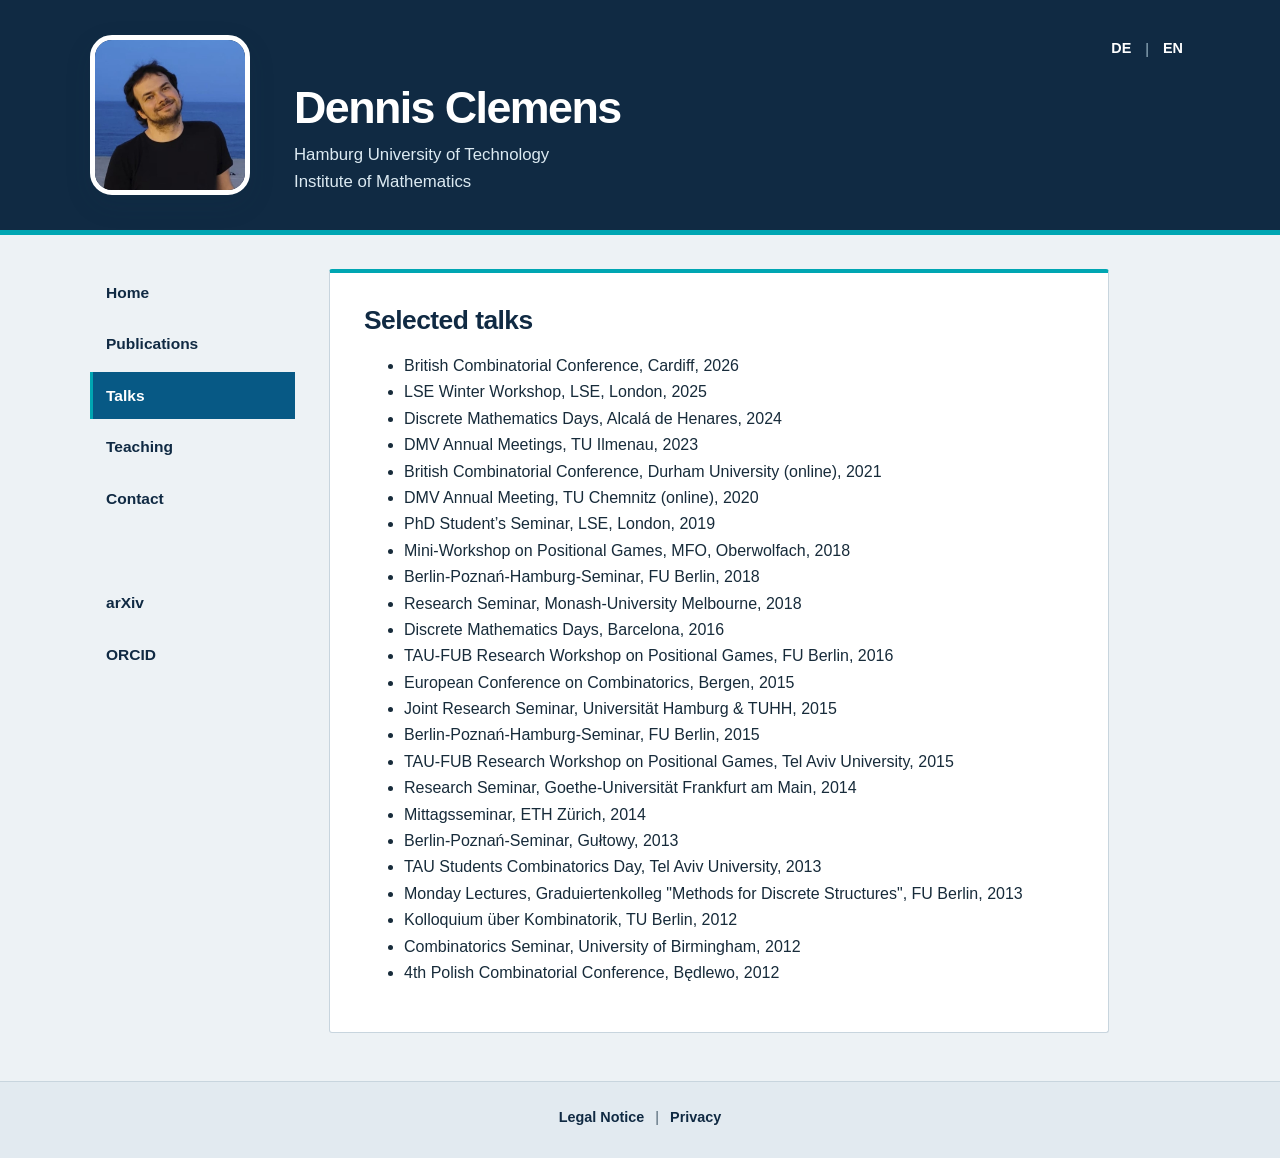
<file: en/talks.html>
<!DOCTYPE html>
<html lang="en">

<head>

<meta charset="UTF-8">

<title>Dennis Clemens Talks</title>

<meta name="viewport" content="width=device-width, initial-scale=1.0">

<link rel="stylesheet" href="../style.css">

</head>


<body>


<!-- Kopfzeile -->

<header>

<div class="seite kopf">


    <div class="portrait">

        <img src="../bilder/portrait.jpg" alt="Portrait">

    </div>


    <div class="titel">

      
	<div class="sprache">

		<a href="../talks.html">DE</a>

		|

		<a href="talks.html">EN</a>

	</div>

        <h1>
            Dennis Clemens
        </h1>


        <p class="position">
            Hamburg University of Technology <br>
            Institute of Mathematics
        </p>


    </div>


</div>

</header>




<!-- Hauptbereich -->




<div class="seite hauptbereich">


<aside>


<nav>

<a href="index.html">
Home
</a>

<a href="publikationen.html">
Publications
</a>


<a class="active" href="talks.html">
Talks
</a>


<a href="lehre.html">
Teaching
</a>


<a href="kontakt.html">
Contact
</a>



</nav>

<br><br>


<a href="https://arxiv.org/a/clemens_d_1.html">
arXiv
</a>


<a href="https://orcid.org/0000-0001-5940-6556">
ORCID
</a>



</aside>



<main>

<h2>Selected talks</h2>

<ul>
	<li>British Combinatorial Conference, Cardiff, 2026</li>
	<li>LSE Winter Workshop, LSE, London, 2025</li>
	<li>Discrete Mathematics Days, Alcalá de Henares, 2024</li>
	<li>DMV Annual Meetings, TU Ilmenau, 2023</li>
	<li>British Combinatorial Conference, Durham University (online), 2021</li>
	<li>DMV Annual Meeting, TU Chemnitz (online), 2020</li>
	<li>PhD Student’s Seminar, LSE, London, 2019</li>
	<li>Mini-Workshop on Positional Games, MFO, Oberwolfach, 2018</li>
	<li>Berlin-Poznań-Hamburg-Seminar, FU Berlin, 2018</li>
	<li>Research Seminar, Monash-University Melbourne, 2018</li>
	<li>Discrete Mathematics Days, Barcelona, 2016</li>
	<li>TAU-FUB Research Workshop on Positional Games, FU Berlin, 2016</li>
	<li>European Conference on Combinatorics, Bergen, 2015</li>
	<li>Joint Research Seminar, Universität Hamburg & TUHH, 2015</li>
	<li>Berlin-Poznań-Hamburg-Seminar, FU Berlin, 2015</li>
	<li>TAU-FUB Research Workshop on Positional Games, Tel Aviv University, 2015</li>
	<li>Research Seminar, Goethe-Universität Frankfurt am Main, 2014</li>
	<li>Mittagsseminar, ETH Zürich, 2014</li>
	<li>Berlin-Poznań-Seminar, Gułtowy, 2013</li>
	<li>TAU Students Combinatorics Day, Tel Aviv University, 2013</li>
	<li>Monday Lectures, Graduiertenkolleg "Methods for Discrete Structures", FU Berlin, 2013</li>
	<li>Kolloquium über Kombinatorik, TU Berlin, 2012</li>
	<li>Combinatorics Seminar, University of Birmingham, 2012</li>
	<li>4th Polish Combinatorial Conference, Będlewo, 2012</li>
</ul>



</main>






</div>




<footer>

<div class="seite">

<a href="impressum.html">Legal Notice</a>

|

<a href="datenschutz.html">Privacy</a>

</div>

</footer>


</body>

</html>
</file>
<file: style.css>
/* Farbkräftigere, reduzierte Variante – HTML bleibt unverändert */

:root {
    --navy: #102a43;
    --blue: #075985;
    --cyan: #00a6b2;
    --cyan-soft: #dff7f7;
    --ink: #172b3a;
    --muted: #4b6170;
    --paper: #ffffff;
    --page: #edf2f5;
    --line: #c8d5de;
    --accent: #e05a33;
    --shadow-sm: 0 3px 10px rgba(16, 42, 67, 0.07);
    --shadow-md: 0 7px 18px rgba(16, 42, 67, 0.08);
}

*,
*::before,
*::after {
    box-sizing: border-box;
}

html {
    scroll-behavior: smooth;
    scroll-padding-top: 24px;
}

body {
    margin: 0;
    font-family: "Helvetica Neue", Arial, sans-serif;
    color: var(--ink);
    font-size: 16px;
    line-height: 1.65;
    background: var(--page);
    -webkit-font-smoothing: antialiased;
    text-rendering: optimizeLegibility;
}

img {
    max-width: 100%;
}

a {
    transition: color 160ms ease, background-color 160ms ease, border-color 160ms ease;
}

a:focus-visible {
    outline: 3px solid var(--accent);
    outline-offset: 3px;
    border-radius: 3px;
}

.seite {
    width: min(100% - 48px, 1100px);
    margin-inline: auto;
    padding: 0;
}

/* Kopfbereich: kräftiger Farbakzent, wenig Dekoration */
header {
    background: var(--navy);
    color: #ffffff;
    padding: 34px 0;
    border-bottom: 5px solid var(--cyan);
}

.kopf {
    display: grid;
    grid-template-columns: 166px minmax(0, 1fr);
    gap: 38px;
    align-items: center;
}

.portrait {
    width: 160px;
    max-width: 100%;
}

.portrait img {
    position: relative;
    z-index: 1;
    display: block;
    width: 160px;
    height: 160px;
    object-fit: cover;
    border: 5px solid var(--paper);
    border-radius: 22px;
    box-shadow: 0 10px 26px rgba(20, 47, 70, 0.15);
}

.titel {
    min-width: 0;
}

h1 {
    margin: 0 0 10px;
    color: #ffffff;
    font-size: clamp(2.1rem, 4vw, 2.8rem);
    font-weight: 750;
    line-height: 1.12;
    letter-spacing: -0.035em;
    text-wrap: balance;
}

.position {
    margin: 0;
    color: #dceaf2;
    font-size: 1.05rem;
    line-height: 1.6;
}

.sprache {
    display: flex;
    justify-content: flex-end;
    align-items: center;
    gap: 7px;
    margin-bottom: 16px;
    color: #9db8c8;
    font-size: 0.9rem;
}

.sprache a {
    display: inline-block;
    padding: 3px 7px;
    color: #ffffff;
    font-weight: 700;
    text-decoration: none;
    border-bottom: 2px solid transparent;
}

.sprache a:hover {
    color: #8cf0f0;
    border-bottom-color: var(--cyan);
}

/* Hauptbereich */
.hauptbereich {
    display: grid;
    grid-template-columns: 205px minmax(0, 1fr);
    gap: 34px;
    align-items: start;
    padding-top: 34px;
}

/* Navigation: klare Linien statt Kartenoptik */
aside {
    position: sticky;
    top: 22px;
    align-self: start;
    padding: 0;
    background: transparent;
    border: 0;
    border-radius: 0;
    box-shadow: none;
}

aside a {
    display: block;
    margin: 0 0 4px;
    padding: 11px 13px;
    border-left: 3px solid transparent;
    color: var(--navy);
    font-size: 0.97rem;
    font-weight: 600;
    text-decoration: none;
}

aside a:hover {
    color: var(--blue);
    background: #dce9ef;
    border-left-color: var(--blue);
}

nav a.active {
    color: #ffffff;
    background: var(--blue);
    border-left-color: var(--cyan);
    font-weight: 700;
}

/* Inhalt: einfache weiße Fläche, keine starke Karteninszenierung */
main {
    min-width: 0;
    width: 100%;
    max-width: 780px;
    padding: 30px 34px;
    background: var(--paper);
    border: 1px solid var(--line);
    border-top: 4px solid var(--cyan);
    border-radius: 3px;
    box-shadow: none;
}

section {
    margin-bottom: 0;
}

section + section {
    margin-top: 30px;
    padding-top: 28px;
    border-top: 1px solid var(--line);
}

h2 {
    margin: 0 0 14px;
    color: var(--navy);
    font-size: clamp(1.35rem, 2.5vw, 1.65rem);
    font-weight: 750;
    line-height: 1.3;
    letter-spacing: -0.02em;
}

p {
    margin-top: 0;
}

main p:last-child {
    margin-bottom: 0;
}

main a {
    color: var(--blue);
    font-weight: 650;
    text-decoration-thickness: 1px;
    text-underline-offset: 3px;
}

main a:hover {
    color: var(--accent);
}

strong {
    color: var(--navy);
    font-weight: 750;
}

/* Footer */
footer {
    margin-top: 48px;
    padding: 20px 0 24px;
    border-top: 1px solid var(--line);
    background: #e2eaf0;
    color: var(--muted);
    font-size: 0.9rem;
    text-align: center;
}

footer a {
    display: inline-block;
    padding: 4px 7px;
    color: var(--navy);
    font-weight: 600;
    text-decoration: none;
}

footer a:hover {
    color: var(--accent);
    text-decoration: underline;
}

/* Tablet */
@media (max-width: 800px) {
    .seite {
        width: min(100% - 36px, 680px);
    }

    header {
        padding: 28px 0;
    }

    .kopf {
        grid-template-columns: 126px minmax(0, 1fr);
        gap: 24px;
    }

    .portrait {
        width: 126px;
    }

    .portrait img {
        width: 120px;
        height: 120px;
    }

    .hauptbereich {
        grid-template-columns: 1fr;
        gap: 20px;
        padding-top: 26px;
    }

    aside {
        position: static;
    }

    nav {
        display: grid;
        grid-template-columns: repeat(2, minmax(0, 1fr));
        gap: 3px 8px;
    }

    aside a {
        margin: 0;
    }

    aside > a {
        display: inline-block;
        margin: 8px 8px 0 0;
    }

    main {
        max-width: none;
        padding: 28px;
    }

    footer {
        margin-top: 34px;
    }
}

/* Smartphone */
@media (max-width: 520px) {
    .seite {
        width: calc(100% - 28px);
    }

    header {
        padding: 24px 0 26px;
    }

    .kopf {
        grid-template-columns: 1fr;
        gap: 16px;
        text-align: center;
    }

    .portrait {
        margin-inline: auto;
    }

    .portrait img {
        margin-inline: auto;
    }

    .sprache {
        justify-content: center;
        margin-bottom: 14px;
    }

    h1 {
        font-size: clamp(1.8rem, 8vw, 2.25rem);
    }

    .hauptbereich {
        gap: 16px;
        padding-top: 18px;
    }

    nav {
        grid-template-columns: repeat(2, minmax(0, 1fr));
    }

    nav a {
        font-size: 0.9rem;
        text-align: center;
    }

    main {
        padding: 23px 19px;
    }

    section + section {
        margin-top: 24px;
        padding-top: 23px;
    }

    footer {
        margin-top: 28px;
    }
}

@media (prefers-reduced-motion: reduce) {
    html {
        scroll-behavior: auto;
    }

    *,
    *::before,
    *::after {
        transition-duration: 0.01ms !important;
        animation-duration: 0.01ms !important;
        animation-iteration-count: 1 !important;
    }
}
</file>
